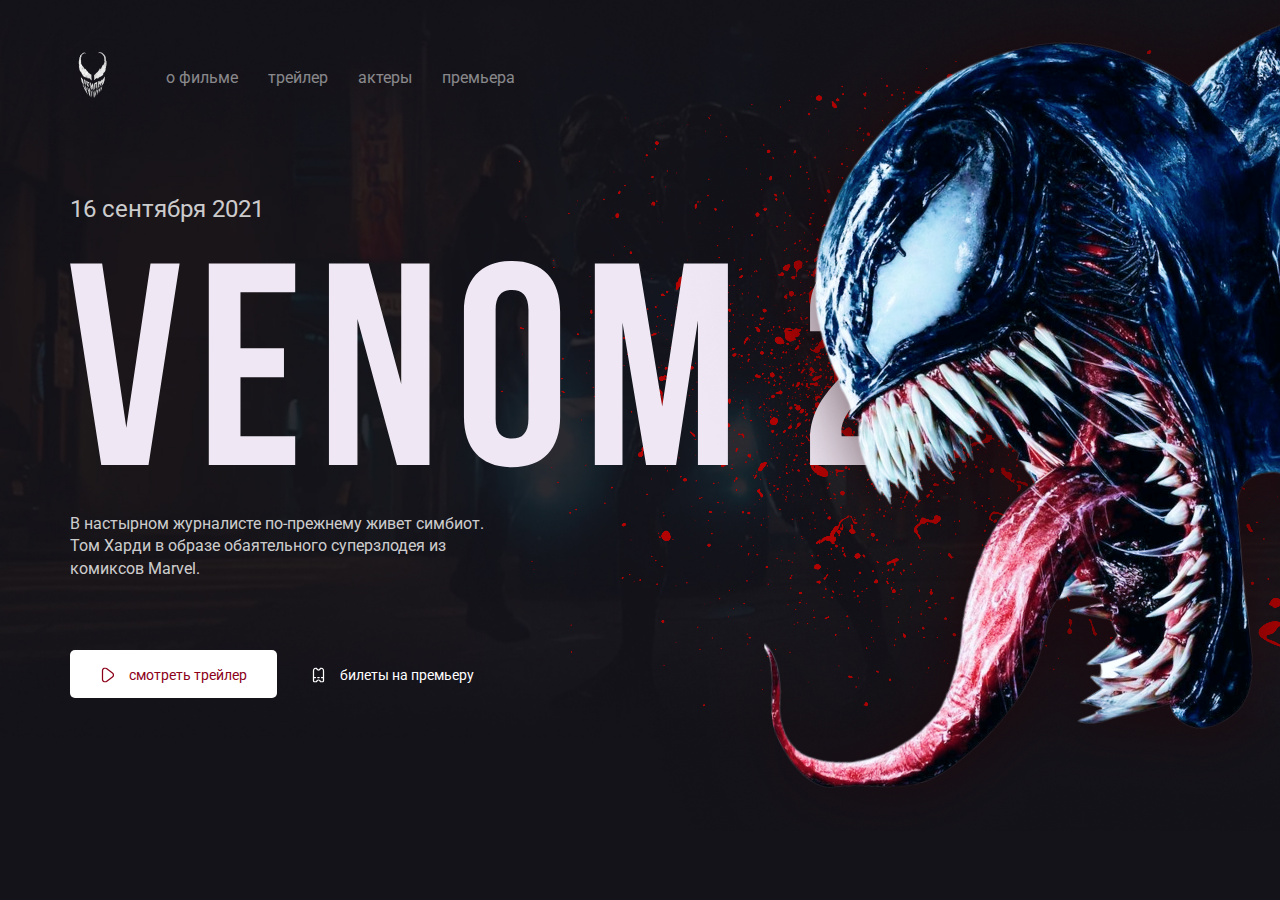
<file: index.html>
<!DOCTYPE html>
<html lang="ru">
<head>
  <meta charset="UTF-8">
  <meta name="viewport" content="width=device-width, initial-scale=1.0">
  <title>Главная - Venom 2</title>
  <link rel="preconnect" href="https://fonts.gstatic.com">
  <link href="https://fonts.googleapis.com/css2?family=Roboto:wght@400;700&display=swap" rel="stylesheet">
  <link rel="stylesheet" href="css/normalize.css">
  <link rel="stylesheet" href="css/style.css">
</head>
<body class="blood">
  <div class="container">
    <header class="header">
      <a href="/" class="logo-link">
        <img width="46" height="71" src="img/logo.png" alt="logo: venom" class="logo-image">
      </a>
      <nav class="nav">
        <ul class="nav-menu">
          <li class="nav-menu-item">
            <a href="about.html" class="nav-menu-link">о фильме</a>
          </li>
          <li class="nav-menu-item">
            <a href="trailer.html" class="nav-menu-link">трейлер</a>
          </li>
          <li class="nav-menu-item">
            <a href="actors.html" class="nav-menu-link">актеры</a>
          </li>
          <li class="nav-menu-item">
            <a href="premier.html" class="nav-menu-link">премьера</a>
          </li>
        </ul>
      </nav>
    </header>
    <div class="film">
      <div class="film-text">
        <span class="film-date">16 сентября 2021</span>
        <img src="img/venom-2.svg" alt="logo: venom-2" class="film-logo">
        <p class="film-description">
          В настырном журналисте по-прежнему живет симбиот. Том Харди в образе обаятельного суперзлодея из комиксов Marvel.
        </p>
      </div>
      <!-- /.film-text -->
      <div class="button-group">
        <button class="button button-primary">
          <img width="15" src="img/play.svg" alt="icon: play" class="button-icon">
          <span class="button-text">смотреть трейлер</span>
        </button>
        <a href="trailer.html" class="button button-link">
          <img width="15" src="img/ticket.svg" alt="icon: Ticket" class="button-icon">
          <text class="button-text">билеты на премьеру</text>
        </a>
      </div>
    </div>
    <!-- /.film -->
  </div>
  <!-- /.container -->
  <img src="img/venom.png" alt="photo: venom" class="venom">
</body>
</html>
</file>
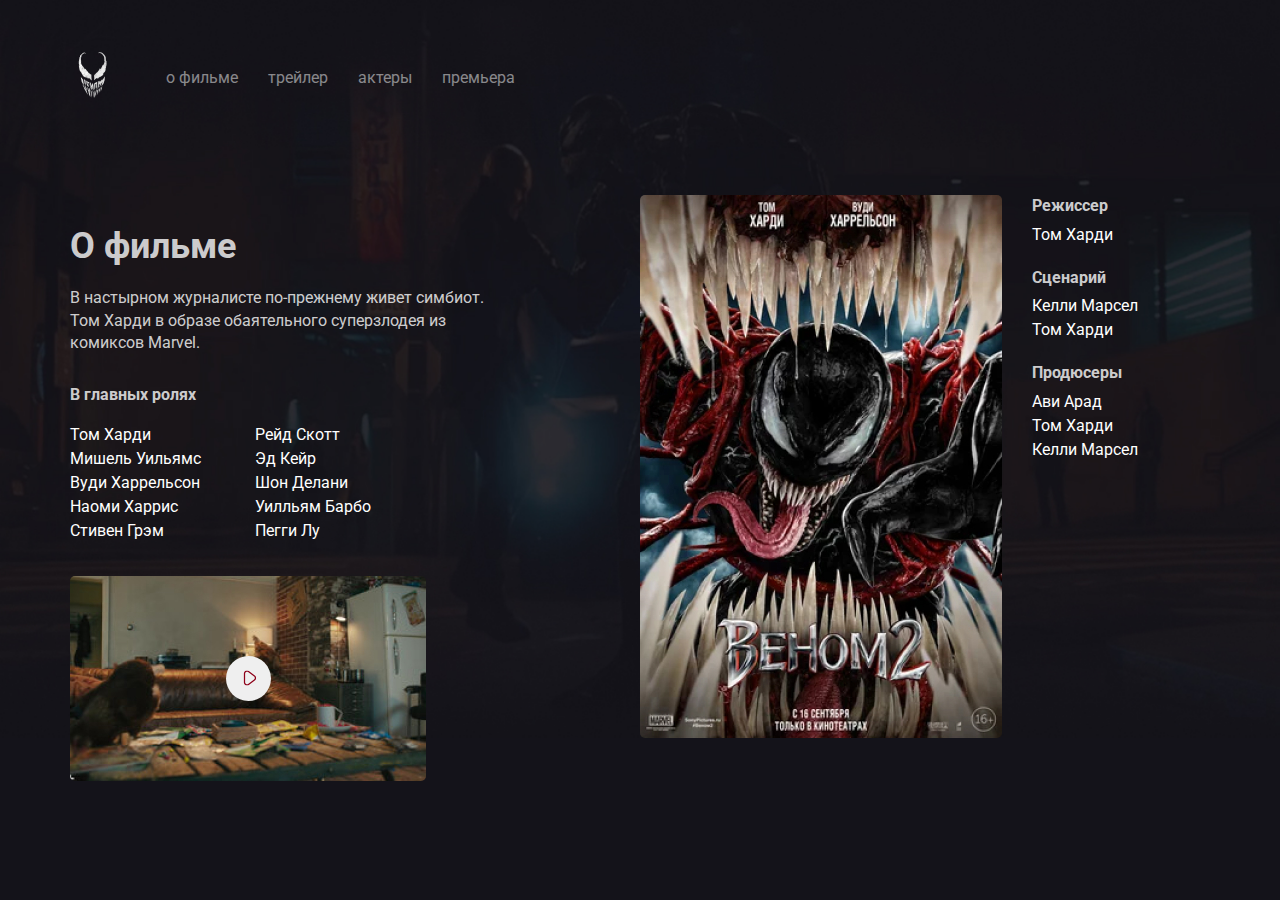
<file: about.html>
<!DOCTYPE html>
<html lang="ru">
<head>
  <meta charset="UTF-8">
  <meta name="viewport" content="width=device-width, initial-scale=1.0">
  <title>О фильме - Venom 2</title>
  <link rel="preconnect" href="https://fonts.gstatic.com">
  <link href="https://fonts.googleapis.com/css2?family=Roboto:wght@400;700&display=swap" rel="stylesheet">
  <link rel="stylesheet" href="css/normalize.css">
  <link rel="stylesheet" href="css/style.css">
</head>
<body class="primary-bg">
  <div class="container">
    <header class="header">
      <a href="/" class="logo-link">
        <img width="46" height="71" src="img/logo.png" alt="logo: venom" class="logo-image">
      </a>
      <nav class="nav">
        <ul class="nav-menu">
          <li class="nav-menu-item">
            <a href="about.html" class="nav-menu-link">о фильме</a>
          </li>
          <li class="nav-menu-item">
            <a href="trailer.html" class="nav-menu-link">трейлер</a>
          </li>
          <li class="nav-menu-item">
            <a href="actors.html" class="nav-menu-link">актеры</a>
          </li>
          <li class="nav-menu-item">
            <a href="premier.html" class="nav-menu-link">премьера</a>
          </li>
        </ul>
      </nav>
    </header>
    <div class="content">
      <div class="col">
        <h2 class="content-title">О фильме</h2>
        <p class="content-text">В настырном журналисте по-прежнему живет симбиот. Том Харди в образе обаятельного суперзлодея из комиксов Marvel.</p>
        <h3 class="content-subtitle">В главных ролях</h3>
        <ul class="list column-2">
          <li class="list-item">Том Харди</li>
          <li class="list-item">Мишель Уильямс</li>
          <li class="list-item">Вуди Харрельсон</li>
          <li class="list-item">Наоми Харрис</li>
          <li class="list-item">Стивен Грэм</li>
          <li class="list-item">Рейд Скотт</li>
          <li class="list-item">Эд Кейр</li>
          <li class="list-item">Шон Делани</li>
          <li class="list-item">Уилльям Барбо</li>
          <li class="list-item">Пегги Лу</li>
        </ul>
        <div class="trailer">
          <button class="play">
            <img src="img/play.svg" alt="icon: play" class="play-icon">
          </button>
        </div>
        <!-- /.trailer -->
      </div>
      <!-- /.col -->
      <div class="col">
        <div class="poster-wrapper">
          <img src="img/poster.jpg" alt="photo: poster venom 2" class="poster">
          <div class="creators">
            <h3 class="content-subtitle">Режиссер</h3>
            <ul class="list">
              <li class="list-item">Том Харди</li>
            </ul>
            <h3 class="content-subtitle">Сценарий</h3>
            <ul class="list">
              <li class="list-item">Келли Марсел</li>
              <li class="list-item">Том Харди</li>
            </ul>
            <h3 class="content-subtitle">Продюсеры</h3>
            <ul class="list">
              <li class="list-item">Ави Арад</li>
              <li class="list-item">Том Харди</li>
              <li class="list-item">Келли Марсел</li>
            </ul>
          </div>
          <!-- /.creators -->
        </div>
      </div>
      <!-- /.col -->
    </div>
    <!-- /.content -->
  </div>
  <!-- /.container -->
</body>
</html>
</file>
<file: css/style.css>
body {
  background-color: #14131a;
  color: #fff;
  font-family: "Roboto", sans-serif;
  padding-top: 40px;
}

.logo-link {
  display: inline-block;
  margin-right: 50px;
}

.container {
  max-width: 1140px;
  margin: auto;
}

.header {
  display: flex;
  align-items: center;
  margin-bottom: 80px;
}

.nav-menu {
  margin: 0;
  padding: 0;
  list-style: none;
  display: flex;
}

.nav-menu-item {
  margin-right: 30px;
}

.nav-menu-link {
  text-decoration: none;
  color: rgba(255, 255, 255, 0.5);
}

.film-date {
  display: block;
  font-size: 24px;
  line-height: 28px;
  margin-bottom: 38px;
  color: rgba(255, 255, 255, 0.8);
}

.film-description {
  margin-top: 40px;
  max-width: 423px;
  font-size: 16px;
  line-height: 140%;
  color: rgba(255, 255, 255, 0.8);
}

.button {
  padding: 15px 30px;
  border: none;
  border-radius: 5px;
  text-decoration: none;
  cursor: pointer;
}

.button-text,
.button-icon {
  display: inline-block;
  vertical-align: middle;
}

.button-text {
  font-size: 14px;
  line-height: 16px;
  margin-left: 10px;
}

.button-primary {
  color: #8d0019;
  background: #fff;
}

.button-link {
  color: #fff;
}

.button-group {
  margin-top: 70px;
}

.venom {
  position: absolute;
  top: 0;
  right: 0;
}

.blood {
  background: url(../img/blood.png) no-repeat top right,
    #14131a url(../img/background.jpg) no-repeat center center / 100%;
  background-repeat: no-repeat;
  background-position: top right;
}

.primary-bg {
  background: #14131a url(../img/background.jpg) no-repeat center center / 100%;
  background-repeat: no-repeat;
  background-position: top right;
}

.content {
  display: flex;
}

.col {
  flex-basis: 50%;
}

.content-title {
  font-weight: bold;
  font-size: 36px;
  line-height: 42px;
  color: rgba(255, 255, 255, 0.8);
  margin-bottom: 20px;
}

.content-subtitle {
  margin-top: 0;
  font-weight: bold;
  font-size: 16px;
  line-height: 140%;
  color: rgba(255, 255, 255, 0.8);
  margin-bottom: 15px;
}

.content-text {
  font-size: 16px;
  line-height: 140%;
  color: rgba(255, 255, 255, 0.8);
  max-width: 423px;
  margin-bottom: 30px;
}

.content .list {
  list-style: none;
  padding: 0;
}

.list-item {
  line-height: 1.5;
}

.column-2 {
  -webkit-column-count: 2;
  -moz-column-count: 2;
  column-count: 2;
  -webkit-column-gap: 20px;
  -moz-column-gap: 20px;
  column-gap: 20px;
  max-width: 350px;
}

.content .trailer {
  width: 356px;
  height: 205px;
  background: url("../img/trailer-cover.jpg") no-repeat center / contain;
  border-radius: 5px;
  display: flex;
  align-items: center;
  justify-content: center;
  margin-top: 33px;
}

.trailer .play {
  width: 45px;
  height: 45px;
  border-radius: 50%;
  border: none;
  cursor: pointer;
}

.trailer .play-icon {
  transform: translate(1px, 2px);
}

.poster-wrapper {
  display: flex;
  align-items: start;
}

.poster {
  width: 362px;
  border-radius: 5px;
  margin-right: 30px;
}

.poster-wrapper .content-subtitle {
  margin-bottom: 5px;
}

.poster-wrapper .list {
  margin: 0;
  margin-bottom: 20px;
}
</file>
